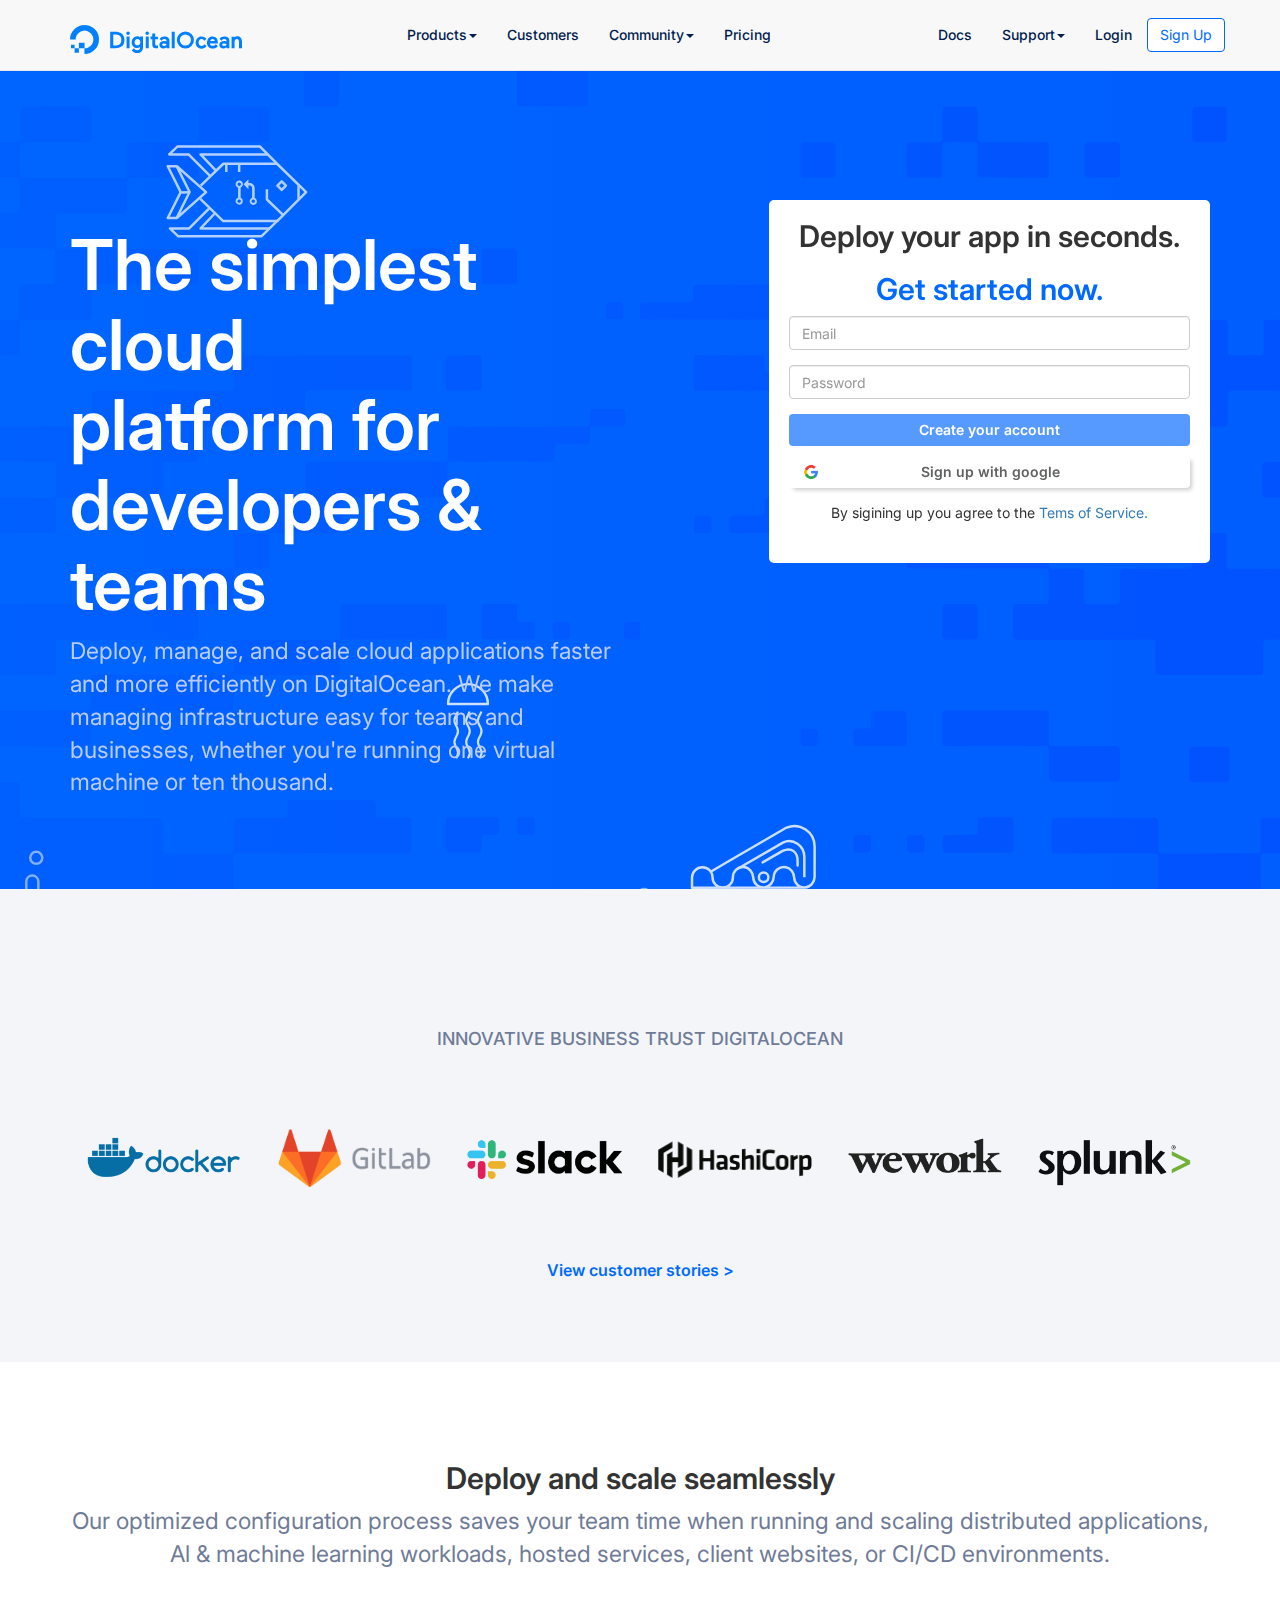
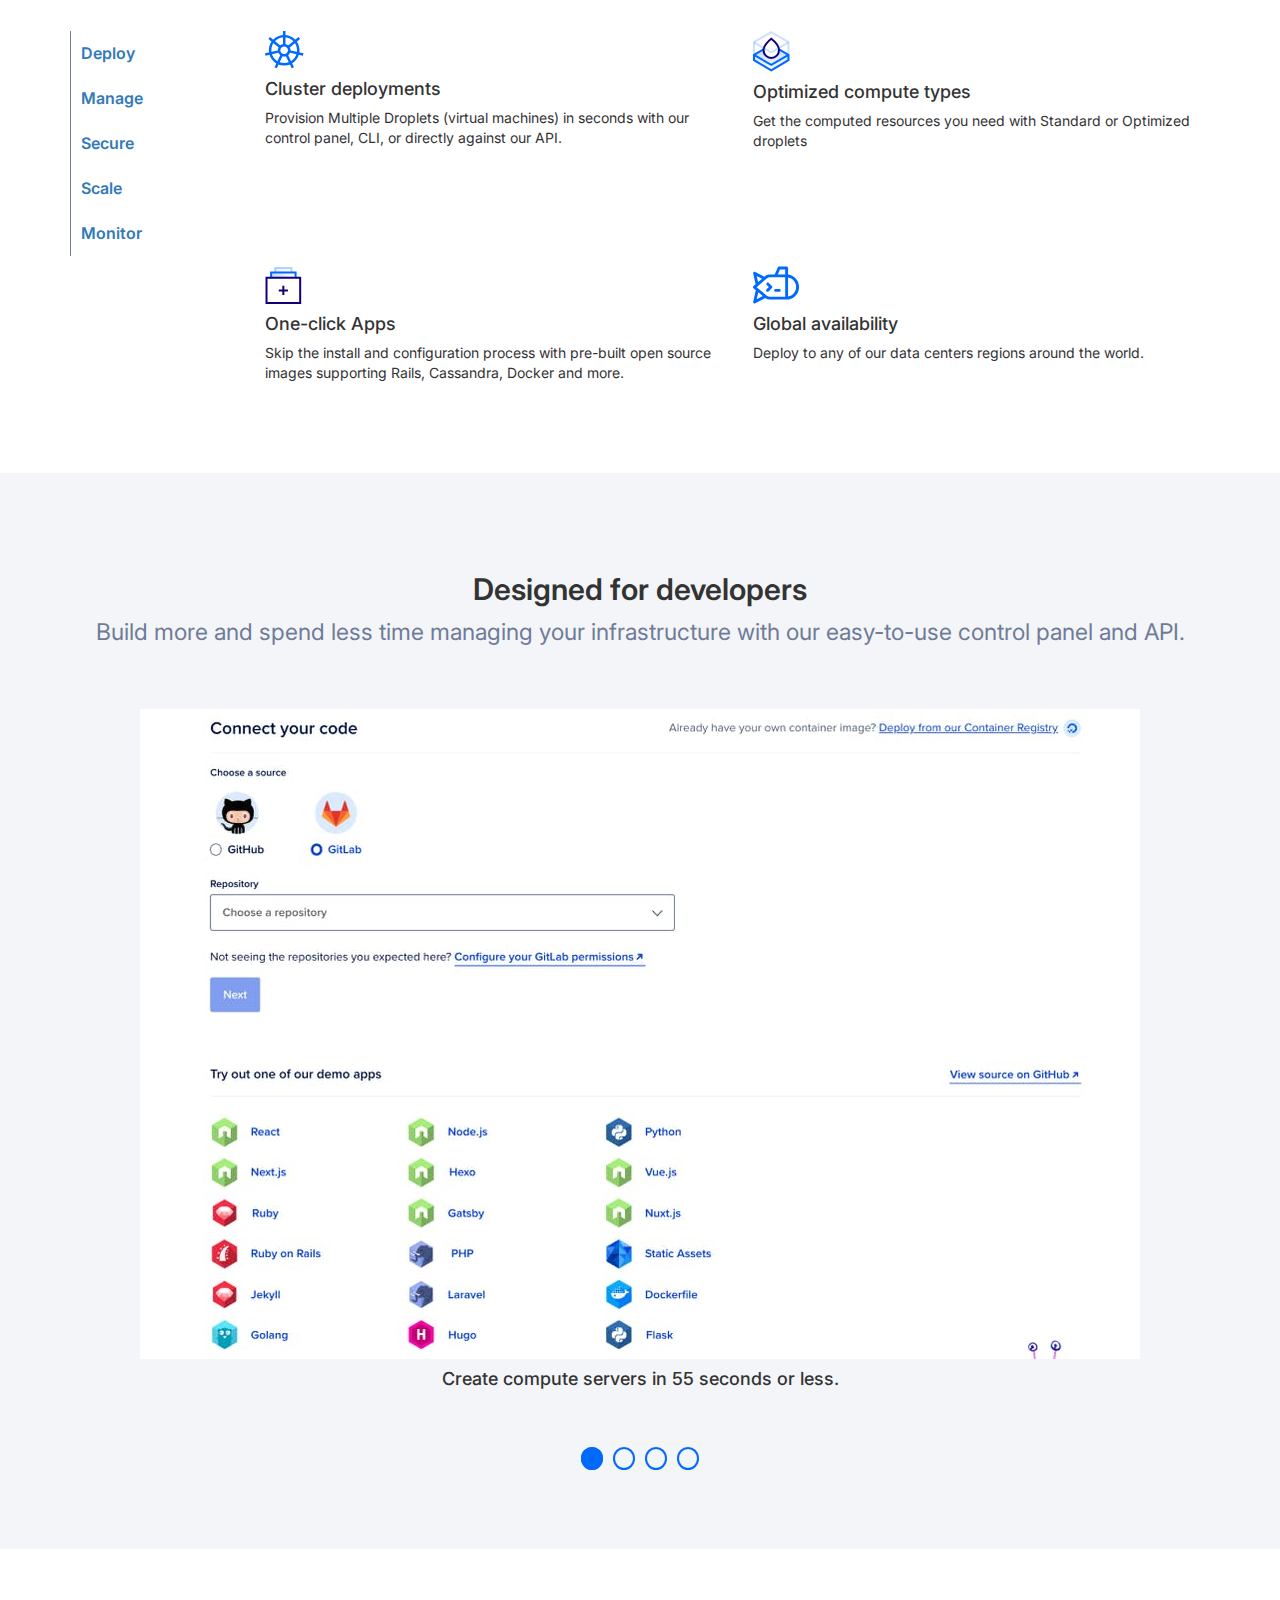
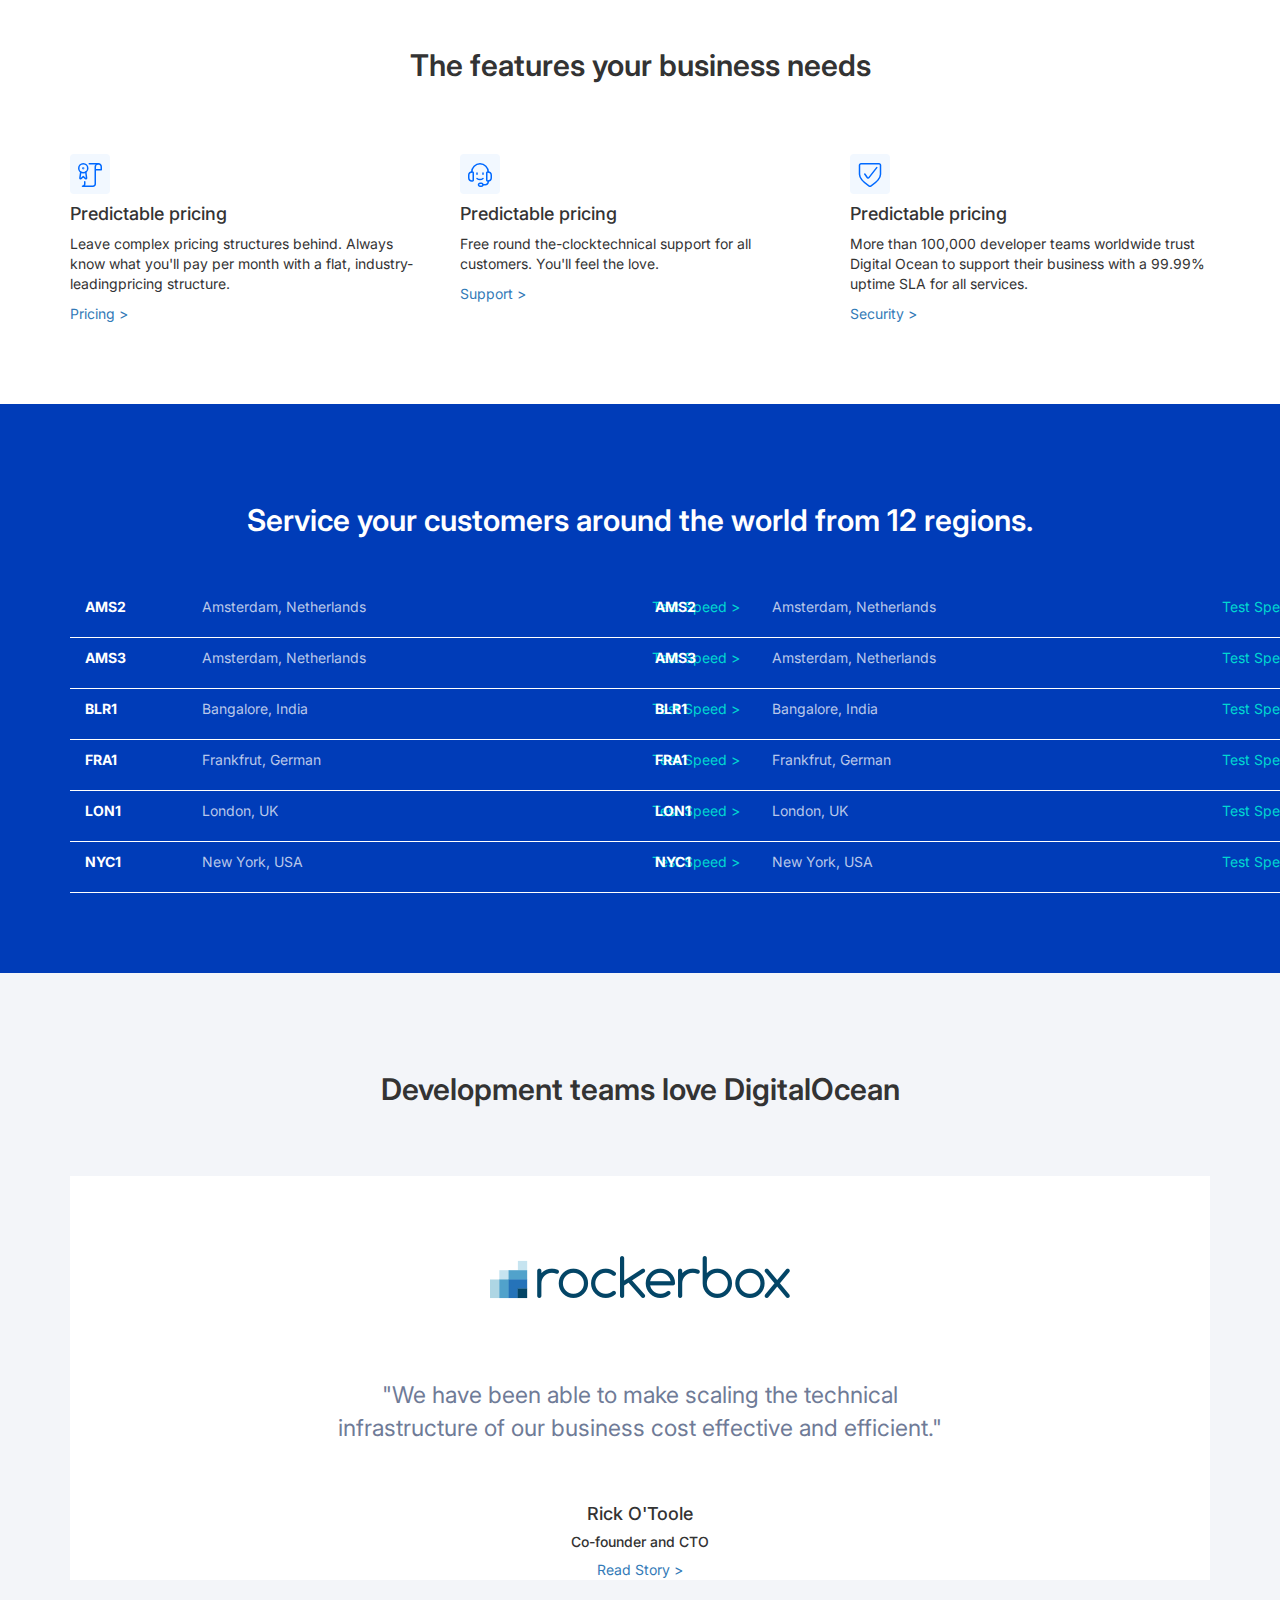
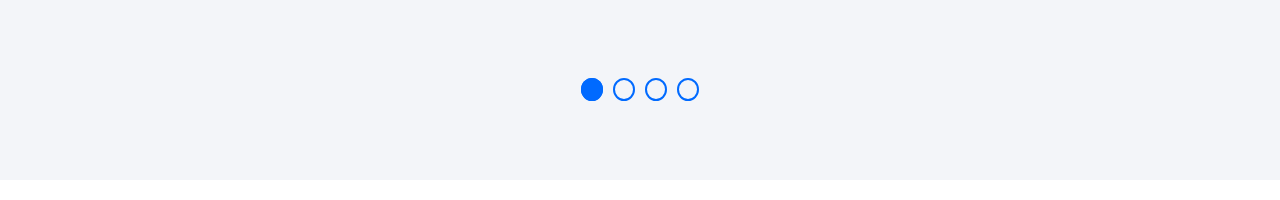
<file: index.html>
<!DOCTYPE html>
<html lang="en">
  <head>
    <meta charset="UTF-8">
    <meta name="viewport" content="width=device-width, initial-scale=1.0">
    <meta http-equiv="X-UA-Compatible" content="ie=edge">
    <!-- Latest compiled and minified CSS -->
    <link rel="stylesheet" href="https://maxcdn.bootstrapcdn.com/bootstrap/3.3.7/css/bootstrap.min.css" integrity="sha384-BVYiiSIFeK1dGmJRAkycuHAHRg32OmUcww7on3RYdg4Va+PmSTsz/K68vbdEjh4u" crossorigin="anonymous">
    <!-- FONTS -->
    <link rel="preconnect" href="https://fonts.gstatic.com">
    <link href="https://fonts.googleapis.com/css2?family=Inter:wght@100;200;300;400;500;600;700;800;900&display=swap" rel="stylesheet">
    <!-- My CSS -->
    <link rel="stylesheet" href="./assets/css/master.css">
    <!-- Font Awesome -->
    <link rel="stylesheet" href="https://cdnjs.cloudflare.com/ajax/libs/font-awesome/5.15.2/css/all.min.css" integrity="sha512-HK5fgLBL+xu6dm/Ii3z4xhlSUyZgTT9tuc/hSrtw6uzJOvgRr2a9jyxxT1ely+B+xFAmJKVSTbpM/CuL7qxO8w==" crossorigin="anonymous"/>
    <title>Digital Ocean</title>
  </head>
  <body>

  <!-- NAV -->
    <nav class="navbar navbar-default navbar-fixed-top">
      <div class="container">
        <!-- Brand and toggle get grouped for better mobile display -->
        <div class="navbar-header">
          <button type="button" class="navbar-toggle collapsed" data-toggle="collapse" data-target="#bs-example-navbar-collapse-1" aria-expanded="false">
            <span class="sr-only">Toggle navigation</span>
            <span class="icon-bar"></span>
            <span class="icon-bar"></span>
            <span class="icon-bar"></span>
          </button>
          <a class="navbar-brand" href="#"><img id="logo" src="assets/img/logo.svg" alt="logo"> </a>
        </div>

        <!-- Collect the nav links, forms, and other content for toggling -->
        <div class="collapse navbar-collapse" id="bs-example-navbar-collapse-1">
          <ul class="nav navbar-nav">
            <li class="dropdown">
              <a href="#" class="dropdown-toggle" id="padding-toggle" data-toggle="dropdown" role="button" aria-haspopup="true" aria-expanded="false">Products<span class="caret"></span></a>
              <ul class="dropdown-menu">
                <li><a href="#">Action</a></li>
                <li><a href="#">Another action</a></li>
                <li><a href="#">Something else here</a></li>
                <li role="separator" class="divider"></li>
                <li><a href="#">Separated link</a></li>
                <li role="separator" class="divider"></li>
                <li><a href="#">One more separated link</a></li>
              </ul>
            </li>

            <li><a href="#">Customers</a></li>

            <li class="dropdown">
              <a href="#" class="dropdown-toggle" data-toggle="dropdown" role="button" aria-haspopup="true" aria-expanded="false">Community<span class="caret"></span></a>
              <ul class="dropdown-menu">
                <li><a href="#">Action</a></li>
                <li><a href="#">Another action</a></li>
                <li><a href="#">Something else here</a></li>
                <li role="separator" class="divider"></li>
                <li><a href="#">Separated link</a></li>
                <li role="separator" class="divider"></li>
                <li><a href="#">One more separated link</a></li>
              </ul>
            </li>
            <li><a href="#">Pricing</a></li>
          </ul>
          <ul class="nav navbar-nav navbar-right">
            <li><a href="#">Docs</a></li>
            <li class="dropdown">
              <a href="#" class="dropdown-toggle" data-toggle="dropdown" role="button" aria-haspopup="true" aria-expanded="false">Support<span class="caret"></span></a>
              <ul class="dropdown-menu">
                <li><a href="#">Action</a></li>
                <li><a href="#">Another action</a></li>
                <li><a href="#">Something else here</a></li>
                <li role="separator" class="divider"></li>
                <li><a href="#">Separated link</a></li>
              </ul>
            </li>
            <li><a href="#">Login</a></li>
            <button type="button" class="btn btn-default navbar-btn">Sign Up</button>
          </ul>
        </div><!-- /.navbar-collapse -->
      </div><!-- /.container-fluid -->
    </nav>

  <!-- JUMBO -->
    <section id="bg-jumbo">
      <div class="container">
        <div class="row">
          <div class="col-xs-12 col-sm-6 col-md-6">
            <h1 id="title-jumbo">The simplest cloud <br> platform for <br> developers & teams</h1>
            <p id="p-jumbo">Deploy, manage, and scale cloud applications faster and more efficiently on DigitalOcean. We make managing infrastructure easy for teams and businesses, whether you're running one virtual machine or ten thousand.</p>
          </div>
          <div class="col-xs-12 col-sm-6 col-md-6">
            <div class="signin-box">
              <h2 id="h2-titles">Deploy your app in seconds.</h2>
              <h2 id="h2-blue">Get started now.</h2>
              <!-- FORM -->
              <form class="padding-form">
                <div class="form-group">
                  <input type="email" class="form-control" id="exampleInputEmail1" placeholder="Email">
                </div>
                <div class="form-group">
                  <input type="password" class="form-control" id="exampleInputPassword1" placeholder="Password">
                </div>
                <button type="submit" class="btn btn-default my_style-one">Create your account</button>
                <button type="submit" class="btn btn-default my_style-two"> <img id="g-logo" src="assets/img/g-logo.png" alt="google logo">Sign up with google</button>
                <p id="p-signin">By sigining up you agree to the <a href="#">Tems of Service.</a></p>
              </form>
            </div>
          </div>
        </div>
      </div>
    </section>

  <!-- LOGHI -->
    <section id="bg-grey">
      <div class="container text-center">
        <div class="row">
          <div class="col-xs-12 col-sm-12 col-md-12">
            <h4 id="h4-logos">INNOVATIVE BUSINESS TRUST DIGITALOCEAN</h4>
            <!-- <div class="row"> -->
              <div class="col-xs-6 col-sm-2 col-md-2">
                <img class="ul-li-logos" src="assets/img/docker.svg" alt="docker logo">
              </div>
              <div class="col-xs-6 col-sm-2 col-md-2">
                <img class="ul-li-logos" src="assets/img/gitlab.svg" alt="gitlab logo">
              </div>
              <div class="col-xs-6 col-sm-2 col-md-2">
                <img class="ul-li-logos" src="assets/img/slack.svg" alt="slack logo">
                </div>
              <div class="col-xs-6 col-sm-2 col-md-2">
                <img class="ul-li-logos" src="assets/img/hashicorp.svg" alt="hashicorp logo">
                </div>
              <div class="col-xs-6 col-sm-2 col-md-2">
                <img class="ul-li-logos" src="assets/img/wework.svg" alt="wework logo">
              </div>
              <div class="col-xs-6 col-sm-2 col-md-2">
                <img class="ul-li-logos" src="assets/img/splunk.svg" alt="splunk logo">
              </div>
            </div>
            <a href="#" id="a-logos">View customer stories ></a>
        </div>
      </div>
    </section>

  <!-- MAIN -->
    <main>
      <section>
        <div class="container">
          <div class="row">
            <div class="col-xs-12 col-sm-12 col-md-12">
              <h2 id="h2-titles">Deploy and scale seamlessly</h2>
              <p id="p-main" class="text-center">Our optimized configuration process saves your team time when running and scaling distributed applications, Al & machine learning workloads, hosted services, client websites, or CI/CD environments.</p>
            </div>
          </div>
          <div class="row">
            <div class="col-xs-12 col-sm-2 col-md-2">
              <ul class="ul-li-main">
                <li><a href="#">Deploy</a></li>
                <li><a href="#">Manage</a></li>
                <li><a href="#">Secure</a></li>
                <li><a href="#">Scale</a></li>
                <li><a href="#">Monitor</a></li>
              </ul>
            </div>
            <div class="col-xs-12 col-sm-5 col-md-5">
              <div>
                <img src="./assets/img/kublogoicon.svg" alt="kubl icon">
                <h4>Cluster deployments</h4>
                <p>Provision Multiple Droplets (virtual machines) in seconds with our control panel, CLI, or directly against our API.</p>
              </div>
            </div>
            <div class="col-xs-12 col-sm-5 col-md-5">
              <div>
                <img src="./assets/img/goccia.svg" alt="goccia icon">
                <h4>Optimized compute types</h4>
                <p>Get the computed resources you need with Standard or Optimized droplets</p>
              </div>
            </div>
          </div>

          <div class="row">
            <div class="col-xs-12 col-sm-offset-2 col-sm-5 col-md-offset-2 col-md-5">
              <div>
                <img src="./assets/img/card.svg" alt="card icon">
                <h4>One-click Apps</h4>
                <p>Skip the install and configuration process with pre-built open source images supporting Rails, Cassandra, Docker and more.</p>
              </div>
            </div>
            <div class="col-xs-12 col-sm-5 col-md-5">
              <div>
                <img src="./assets/img/submarine.svg" alt="submarine icon">
                <h4>Global availability</h4>
                <p>Deploy to any of our data centers regions around the world.</p>
              </div>
            </div>
          </div>
        </div>
      </section>
    </main>
    <!-- PANEL API -->
      <section id="bg-grey">
        <div class="container text-center">
          <div class="row">
            <div class="col-xs-12 col-sm-12 col-md-12">
              <h2 id="h2-titles">Designed for developers</h2>
              <p id="p-main">Build more and spend less time managing your infrastructure with our easy-to-use control panel and API.</p>
              <!-- IMG -->
              <i class="fas fa-angle-left"></i>
              <img id="img" src="./assets/img/page.jpg" alt="scren control api">
              <i class="fas fa-angle-right"></i>
              <h4>Create compute servers in 55 seconds or less.</h4>
            </div>
          </div>
        <!-- SELETTORI -->
          <div class="row">
            <div class="col-xs-12 col-sm-12 col-md-12">
              <div class="selectors">
                <span class="selector blue"></span>
                <span class="selector"></span>
                <span class="selector"></span>
                <span class="selector"></span>
              </div>
            </div>
          </div>
        </div>
      </section>

    <!-- The features your business needs  -->
      <section>
        <div class="container">
          <div class="row">
            <div class="col-xs-12 col-sm-12 col-md-12">
              <h2 id="h2-titles">The features your business needs</h2>
            </div>
            <div class="grids">
              <div class="col-xs-12 col-sm-14 col-md-4">
                <img src="./assets/img/pergamena.svg" alt="img attestato">
                <h4>Predictable pricing</h4>
                <p>Leave complex pricing structures behind. Always know what you'll pay per month with a flat, industry-leadingpricing structure.</p>
                <a href="#">Pricing ></a>
              </div>
              <div class="col-xs-12 col-sm-14 col-md-4">
                <img src="./assets/img/hearpods.svg" alt="img cal-center">
                <h4>Predictable pricing</h4>
                <p>Free round the-clocktechnical support for all customers. You'll feel the love.</p>
                <a href="#">Support ></a>
              </div>
              <div class="col-xs-12 col-sm-14 col-md-4">
                <img src="./assets/img/check.svg" alt="img scudo">
                <h4>Predictable pricing</h4>
                <p>More than 100,000 developer teams worldwide trust Digital Ocean to support their business with a 99.99% uptime SLA for all services.</p>
                <a href="#">Security ></a>
              </div>
            </div>
          </div>
        </div>
      </section>

    <!-- REGIONS -->
    <section id="bg-blue">
      <div class="container">
        <div class="row">
        <div class="col-xs-12 col-sm-12 col-md-12">
          <h2 id="white">Service your customers around the world from 12 regions.</h2>
        </div>
      </div>

        <div class="col-xs-12 col-sm-12 col-md-6">
          <div class="row">
            <div class="col-xs-12 col-sm-12 col-md-12 border-bottom">
              <div class="row">
                <div class="col-xs-2 col-sm-2 col-md-2">
                  <p id="fly-code">AMS2</p>
                </div>
                <div class="col-xs-6 col-sm-6 col-md-6">
                  <p id="destination">Amsterdam, Netherlands</p>
                </div>
                <div class="col-xs-4 col-sm-4 col-md-4">
                  <a href="#" id="speed-test">Test Speed ></a>
                </div>
              </div>
            </div>
            <div class="col-xs-12 col-sm-12 col-md-12 border-bottom">
              <div class="row">
                <div class="col-xs-2 col-sm-2 col-md-2">
                  <p id="fly-code">AMS3</p>
                </div>
                <div class="col-xs-6 col-sm-6 col-md-6">
                  <p id="destination">Amsterdam, Netherlands</p>
                </div>
                <div class="col-xs-4 col-sm-4 col-md-4">
                  <a href="#" id="speed-test">Test Speed ></a>
                </div>
              </div>
            </div>
            <div class="col-xs-12 col-sm-12 col-md-12 border-bottom">
              <div class="row">
                <div class="col-xs-2 col-sm-2 col-md-2">
                  <p id="fly-code">BLR1</p>
                </div>
                <div class="col-xs-6 col-sm-6 col-md-6">
                  <p id="destination">Bangalore, India</p>
                </div>
                <div class="col-xs-4 col-sm-4 col-md-4">
                  <a href="#" id="speed-test">Test Speed ></a>
                </div>
              </div>
            </div>
            <div class="col-xs-12 col-sm-12 col-md-12 border-bottom">
              <div class="row">
                <div class="col-xs-2 col-sm-2 col-md-2">
                  <p id="fly-code">FRA1</p>
                </div>
                <div class="col-xs-6 col-sm-6 col-md-6">
                  <p id="destination">Frankfrut, German</p>
                </div>
                <div class="col-xs-4 col-sm-4 col-md-4">
                  <a href="#" id="speed-test">Test Speed ></a>
                </div>
              </div>
            </div>
            <div class="col-xs-12 col-sm-12 col-md-12 border-bottom">
              <div class="row">
                <div class="col-xs-2 col-sm-2 col-md-2">
                  <p id="fly-code">LON1</p>
                </div>
                <div class="col-xs-6 col-sm-6 col-md-6">
                  <p id="destination">London, UK</p>
                </div>
                <div class="col-xs-4 col-sm-4 col-md-4">
                  <a href="#" id="speed-test">Test Speed ></a>
                </div>
              </div>
            </div>
            <div class="col-xs-12 col-sm-12 col-md-12 border-bottom">
              <div class="row">
                <div class="col-xs-2 col-sm-2 col-md-2">
                  <p id="fly-code">NYC1</p>
                </div>
                <div class="col-xs-6 col-sm-6 col-md-6">
                  <p id="destination">New York, USA</p>
                </div>
                <div class="col-xs-4 col-sm-4 col-md-4">
                  <a href="#" id="speed-test">Test Speed ></a>
                </div>
              </div>
            </div>
          </div>
        </div>

        <div class="col-xs-12 col-sm-12 col-md-6">
          <div class="row">
            <div class="col-xs-12 col-sm-12 col-md-12 border-bottom">
              <div class="row">
                <div class="col-xs-2 col-sm-2 col-md-2">
                  <p id="fly-code">AMS2</p>
                </div>
                <div class="col-xs-6 col-sm-6 col-md-6">
                  <p id="destination">Amsterdam, Netherlands</p>
                </div>
                <div class="col-xs-4 col-sm-4 col-md-4">
                  <a href="#" id="speed-test">Test Speed ></a>
                </div>
              </div>
            </div>
            <div class="col-xs-12 col-sm-12 col-md-12 border-bottom">
              <div class="row">
                <div class="col-xs-2 col-sm-2 col-md-2">
                  <p id="fly-code">AMS3</p>
                </div>
                <div class="col-xs-6 col-sm-6 col-md-6">
                  <p id="destination">Amsterdam, Netherlands</p>
                </div>
                <div class="col-xs-4 col-sm-4 col-md-4">
                  <a href="#" id="speed-test">Test Speed ></a>
                </div>
              </div>
            </div>
            <div class="col-xs-12 col-sm-12 col-md-12 border-bottom">
              <div class="row">
                <div class="col-xs-2 col-sm-2 col-md-2">
                  <p id="fly-code">BLR1</p>
                </div>
                <div class="col-xs-6 col-sm-6 col-md-6">
                  <p id="destination">Bangalore, India</p>
                </div>
                <div class="col-xs-4 col-sm-4 col-md-4">
                  <a href="#" id="speed-test">Test Speed ></a>
                </div>
              </div>
            </div>
            <div class="col-xs-12 col-sm-12 col-md-12 border-bottom">
              <div class="row">
                <div class="col-xs-2 col-sm-2 col-md-2">
                  <p id="fly-code">FRA1</p>
                </div>
                <div class="col-xs-6 col-sm-6 col-md-6">
                  <p id="destination">Frankfrut, German</p>
                </div>
                <div class="col-xs-4 col-sm-4 col-md-4">
                  <a href="#" id="speed-test">Test Speed ></a>
                </div>
              </div>
            </div>
            <div class="col-xs-12 col-sm-12 col-md-12 border-bottom">
              <div class="row">
                <div class="col-xs-2 col-sm-2 col-md-2">
                  <p id="fly-code">LON1</p>
                </div>
                <div class="col-xs-6 col-sm-6 col-md-6">
                  <p id="destination">London, UK</p>
                </div>
                <div class="col-xs-4 col-sm-4 col-md-4">
                  <a href="#" id="speed-test">Test Speed ></a>
                </div>
              </div>
            </div>
            <div class="col-xs-12 col-sm-12 col-md-12 border-bottom">
              <div class="row">
                <div class="col-xs-2 col-sm-2 col-md-2">
                  <p id="fly-code">NYC1</p>
                </div>
                <div class="col-xs-6 col-sm-6 col-md-6">
                  <p id="destination">New York, USA</p>
                </div>
                <div class="col-xs-4 col-sm-4 col-md-4">
                  <a href="#" id="speed-test">Test Speed ></a>
                </div>
              </div>
            </div>
          </div>
        </div>
      </div>
    </section>

  <!-- ROCKERBOX -->
  <section id="bg-grey">
    <div class="container text-center">
      <div class="row">
        <div class="col-xs-12 col-sm-12 col-md-12">
          <h2 id="h2-titles">Development teams love DigitalOcean</h2>
          <p id="p-main"></p>
          <!-- BOX -->
          <i class="fas fa-angle-left box-angle"></i>
          <div class="box">
            <img id="padding-rockerbox" src="assets/img/rockerbox.png" alt="rockerbox logo">
            <p id="p-main">"We have been able to make scaling the technical <br> infrastructure of our business cost effective and efficient."</p>
            <h4>Rick O'Toole</h4>
            <h5>Co-founder and CTO</h5>
            <a href="#" id="pippo">Read Story ></a>
          </div>
          <i class="fas fa-angle-right box-angle"></i>
        </div>
      </div>
    <!-- SELETTORI -->
      <div class="row">
        <div class="col-xs-12 col-sm-12 col-md-12">
          <div class="selectors">
            <span class="selector blue"></span>
            <span class="selector"></span>
            <span class="selector"></span>
            <span class="selector"></span>
          </div>
        </div>
      </div>
    </div>
  </section>

<!-- GET STARTED -->
<h2 #></h2>















  <!-- SCRIPT -->
  <!-- jQuery (necessary for Bootstrap's JavaScript plugins) -->
  <script src="https://ajax.googleapis.com/ajax/libs/jquery/1.12.4/jquery.min.js"></script>
  <!-- Latest compiled and minified JavaScript -->
  <script src="https://maxcdn.bootstrapcdn.com/bootstrap/3.3.7/js/bootstrap.min.js" integrity="sha384-Tc5IQib027qvyjSMfHjOMaLkfuWVxZxUPnCJA7l2mCWNIpG9mGCD8wGNIcPD7Txa" crossorigin="anonymous"></script>
  </body>
</html>
</file>
<file: assets/css/master.css>
@media all and (min-width: 1501px){
  .container{
    width: 1500px;
  }
}

/* UTILITY */

/* *{
  padding: 0;
  margin: 0;
  box-sizing: border-box;
} */

body{
  font-family: 'Inter', sans-serif;
}

section{
    padding: 80px 0;
}

#bg-jumbo{
  background-image: url("../img/bg-sea.svg");
  background-size: cover;
  background-position: center center;
  backface-visibility: hidden;
  transform: translateZ(0px);
}

#title-jumbo{
  color: #fff;
  font-weight: 600;
  font-size: 70px;
  padding-top: 125px;
  line-height: 80px;
}

#p-jumbo{
  color: #BBCDFF;
  font-size: 23px;
}

#h2-titles{
  text-align: center;
  padding-top: 25px;
  padding: 0 30px;
  font-weight: 600;
}


#h2-blue{
  color: #006AFF;
  text-align: center;
  font-weight: 600;
}

#p-signin{
  text-align: center;
  padding-top: 15px;
  padding-bottom: 30px;
}

#h4-logos{
  color: #6F7B97;
  padding-top: 50px;
}

#bg-grey{
  background-color: #F3F5F9;
}

#a-logos{
  font-size: 16px;
  color: #006AFF;
  font-weight: 600;
  padding-top: 50px;
}

#p-main{
  color: #6F7B97;
  font-size: 23px;
  padding-bottom: 50px;
}

#img{
  max-width: 100%;
}

#bg-blue{
  background-color: #003CB8;
}

#white{
  color: #fff;
  text-align: center;
  margin-bottom: 50px;
  padding: 0 30px;
  font-weight: 600;

}


/* NAV */
.navbar{
  padding: 10px 0;
}

.btn.btn-default.navbar-btn{
  color: #006AFF;
  border-color: #006AFF;
}

#logo{
  width: 172px;
  line-height: 500px;
}

#padding-toggle{
  padding-left: 150px;
}

.navbar-default .navbar-nav>li>a{
  color: #021D4E;
  font-weight: 500;
}

/* JUMBO */

.signin-box{
  float: right;
  margin: 120px 0;
  background-color: #fff;
  border-radius: 5px;
}

.btn.btn-default.my_style-one{
  background-color: #579AFF;
  color: #fff;
  font-weight: 600;
  width: 100%;
  margin-bottom: 10px;
  border: none;
}

.padding-form{
  padding: 0 20px;
}


.btn.btn-default.my_style-two{
  background-color: #fff;
  color: #616262;
  font-weight: 600;
  width: 100%;
  border: none;
  padding-right: 30px;
  box-shadow: 3px 3px 4px -1px rgba(0, 0, 0, 0.20);
}

#g-logo{
  height: 20px;
  float: left;
}

/* LOGHI */
.ul-li-logos{
  width: 100%;
  height: 200px;
}

/* MAIN */

.ul-li-main{
  list-style-type: none;
  padding-inline-start: 10px;
  border-left: 1px solid #74809A;
  line-height: 45px;
  font-size: 16px;
  font-weight: 600;
}


/* SELETTORI */

.fa-angle-left{
  font-size: 50px;
}

.fa-angle-right{
  font-size: 50px;
}

.selector{
  margin: 0 5px;
  padding: 1px 9px;
  border: 2px solid #006AFF;
  border-radius: 50%;
}


.selector.blue{
  background-color: #006AFF;
}

.selectors{
  margin-top: 50px;
}

/* <!-- The features your business needs  --> */

.grids{
  margin-top: 125px;
}

/* REGIONS */

.border-bottom{
  display: inline-block;
  border-bottom: 1px solid #fff;
  width: 700px;
  line-height: 40px;
}

#fly-code{
  font-weight: bold;
  color: #fff;
}

#destination{
  color: #B9C7E9;
}

#speed-test{
  color: #00D7D1;
  padding-left: 100px;
}

/* box */
.box{
  background-color: #fff;
  margin-bottom: 50px;
}

#padding-rockerbox{
  padding: 80px 0;
}

#pippo{
  padding-bottom: 100px;
}

.fa-angle-left.box-angle{
  position: absolute;
  left: -50px;
  top: 50%;
}

.fa-angle-right.box-angle{
  position: absolute;
  right: -50px;
  top: 50%;
}



/* MEDIA QUERY SMARTPHONES */

@media all and (max-width: 425px){
  .navbar-toggle.collapsed{
    border: none;
  }

  .navbar-default .navbar-toggle .icon-bar{
    width: 20px;
    height: 3px;
    color: #021D4E;
    background-color: #006AFF;
  }

  #exampleInputEmail1, #exampleInputPassword1, .my_style-one, .my_style-two{
  height: 50px;
  }

  .signin-box{
    float: right;
    margin-top: 0;
    background-color: #fff;
    border-radius: 5px;
    margin-bottom: 50px;
  }

  #title-jumbo{
  color: #fff;
  font-weight: 600;
  font-size: 55px;
  padding-top: 125px;
  line-height: 55px;
  }

  #h4-logos{
    font-size: 15px;
  }

  .ul-li-logos{
    width: 125px;
    height: 125px;
  }

  #img{
    max-width: 100%;
  }

  .fa-angle-left{
    font-size: 0;
  }

  .fa-angle-right{
    font-size: 0;
  }

  .border-bottom{
    display: inline-block;
    border-bottom: 1px solid #fff;
    width: 100%;
    line-height: 40px;
  }

  #speed-test{
  color: #00D7D1;
  padding-left: 0;
  font-size: 13px;
  }
}

/* MEDIA QUERY TABLET */

@media all and (min-width: 426px) and (max-width: 991px){
    .navbar-header {
    width: 103%;
  }

    .navbar-toggle {
    display: block;
  }

    .navbar-nav, .navbar-right {
    display: none;
  }

    .navbar-toggle.collapsed{
    border: none;
  }

    .navbar-default .navbar-toggle .icon-bar{
    width: 20px;
    height: 3px;
    color: #021D4E;
    background-color: #006AFF;
  }

    #title-jumbo{
    color: #fff;
    font-weight: 600;
    font-size: 55px;
    padding-top: 125px;
    line-height: 55px;
  }

    #p-jumbo{
    color: #BBCDFF;
    font-size: 21px;
    line-height: 30px;
  }

    #exampleInputEmail1, #exampleInputPassword1, .my_style-one, .my_style-two{
    height: 50px;
  }

    .form-control{
    font-size: 20px;
  }

    .signin-box{
    float: right;
    margin-top: 120px;
    width: 300px;
    background-color: #fff;
    border-radius: 5px;
    margin-bottom: 80px;
  }

  .ul-li-logos{
    width: 125%;
    height: 100px;
  }

  #img{
    max-width: 90%;
  }

  .fa-angle-left.box-angle{
    position: absolute;
    left: 0;
    top: 50%;
  }

  .fa-angle-right.box-angle{
    position: absolute;
    right: 0;
    top: 50%;
  }

  #p-main{
    color: #6F7B97;
    font-size: 20px;
    padding-bottom: 50px;
  }


}
</file>
